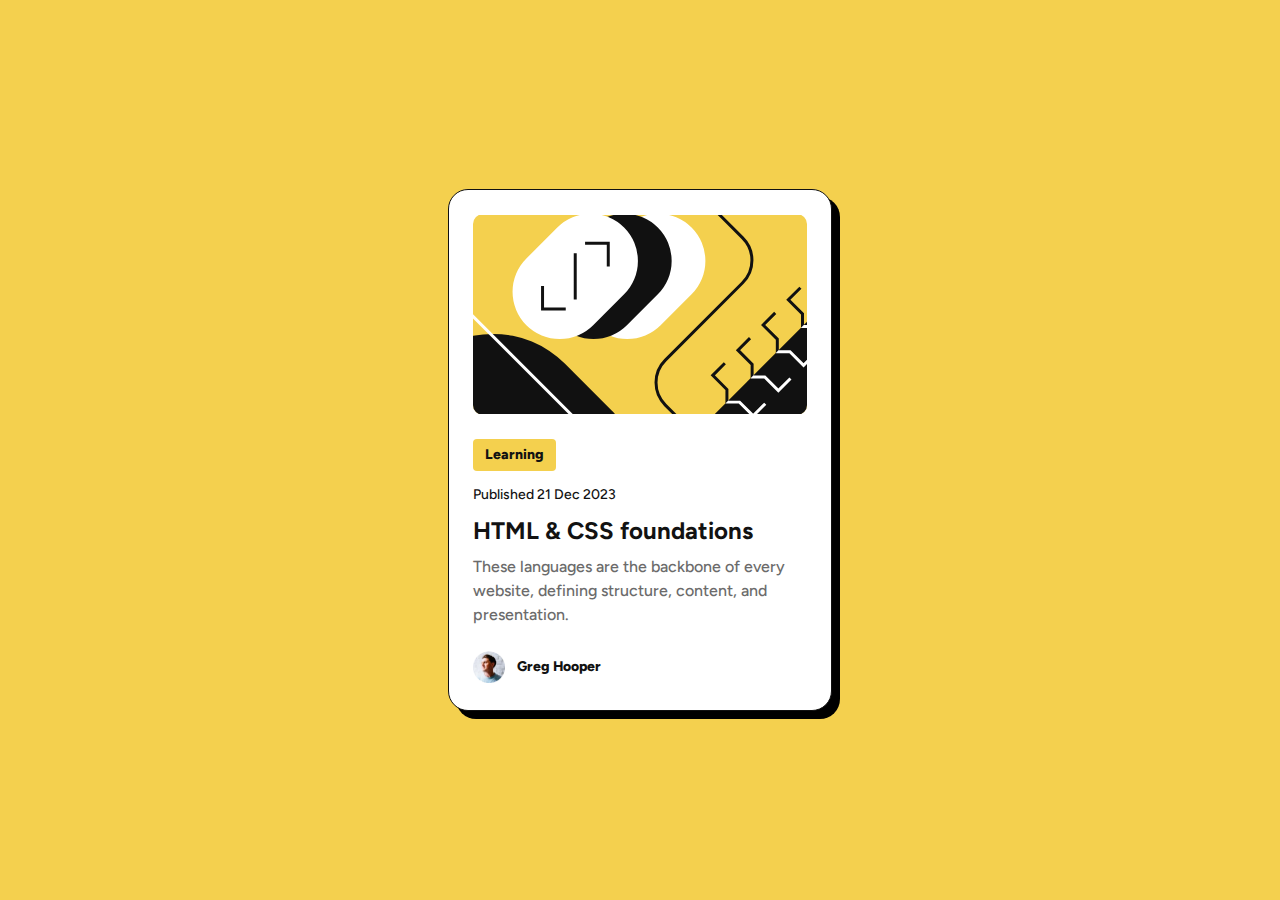
<file: blog_card/index.html>
<!DOCTYPE html>
<html lang="en">
<head>
  <meta charset="UTF-8">
  <meta name="viewport" content="width=device-width, initial-scale=1.0"> 

  <link rel="icon" type="image/png" sizes="32x32" href="./assets/images/favicon-32x32.png">
  <link href="./assets/fonts/Figtree-VariableFont_wght.ttf" rel="stylesheet">
  
  <title>Frontend Mentor | Blog preview card</title>

  <style>
    @font-face {
      font-family: "Figtree";
      src: url(./assets/fonts/Figtree-VariableFont_wght.ttf) format("truetype");
    }

    body{
      width: 100vw;
      height: 100vh;
      background-color: rgba(244, 208, 78, 1);
      margin: 0;
      display: flex;
      flex-direction: column;
      justify-content: center;
      align-items: center;
    }
    main{
      background-color: rgb(255, 255, 255);
      border-radius: 20px;
      box-shadow: 8px 8px 0 rgb(0,0,0);
      border: 1px solid rgba(17, 17, 17, 1);
      display: flex;
      flex-direction: column;
      align-items: center;
      box-sizing: border-box;
      padding: 24px;
      gap: 24px 0;
    }
    #img{
      width: 100%;
      border-radius: 10px;
    }
    .text{
      font-family: "Figtree";
      color: rgb(18, 18, 18);
      line-height: 150%;
    }
    .content{
      display: flex;
      flex-direction: column;
      align-items: flex-start;
      gap: 12px;

    }
    #category{
      font-weight: 800;
      font-size: 14px;
      width: auto;
      height: auto;
      background-color: rgba(244, 208, 78, 1);
      padding: 4px 12px 4px 12px;
      border-radius: 4px;
    }
    #date{
      font-weight: 500;
      font-size: 14px;
    }
    h3{
      margin: 0;
      font-size: 24px;
    }
    h3:hover{
      color: rgba(244, 208, 78, 1);
    }
    #desc{
      font-weight: 500;
      font-size: 16px;
      color: rgb(107, 107, 107);
    }
    .author{
      width: 100%;
      height: auto;
      display: flex;
      flex-direction: row;
      align-items: center;
      justify-content: flex-start;
      gap: 0 12px;
    }
    #avatar{
      width: 32px;
      height: 32px;
    }
    .author span{
      font-weight: 800;
      font-size: 14px;
    }

    @media screen and (max-width: 375px){
      main{
        width: 327px;
        height: 501px;
      }
    }

    @media screen and (min-width: 375px){
      main{
        width: 384px;
        height: 522px;
      }
    }

  </style>
</head>
<body>
  <main>
    <svg xmlns="http://www.w3.org/2000/svg" id="img" height="201" fill="none" viewBox="0 0 336 201"><g clip-path="url(#a)"><path fill="#F4D04E" d="M0 .5h336v200H0z"/><rect width="139" height="95" x="87.996" y="77.729" fill="#fff" rx="47.5" transform="rotate(-45 87.996 77.729)"/><rect width="139" height="95" x="54.055" y="77.729" fill="#111" rx="47.5" transform="rotate(-45 54.055 77.729)"/><path fill="#111" d="M234.864 209.036 451.4-7.5l67.175 67.175-216.536 216.536z"/><rect width="139" height="95" x="20.114" y="77.729" fill="#fff" rx="47.5" transform="rotate(-45 20.114 77.729)"/><rect width="204.19" height="270.554" fill="#111" rx="102.095" transform="scale(-1 1) rotate(45 -103.887 14.564)"/><path stroke="#fff" stroke-width="3" d="m6.69-357.5 135.583 135.727c12.481 12.494 12.481 32.737 0 45.231L-45.544 11.475c-12.481 12.494-12.481 32.737 0 45.23L107.088 209.5"/><path stroke="#111" stroke-width="3" d="M69.965 71.719v23.334h23.334M136.079 52.273V28.94h-23.334M102.845 38.838v46.67M210.364-37.5l60.873 60.873c12.497 12.496 12.497 32.758 0 45.254l-77.745 77.746c-12.497 12.496-12.497 32.758 0 45.254l69.872 69.873"/><path stroke="#111" stroke-width="3" d="m253.339 149.574-12.144 12.145 14.256 14.257v12.672h12.673l13.729 13.729 12.145-12.145M278.685 124.228l-12.145 12.145 14.257 14.257v12.673h12.673l13.729 13.729 12.145-12.145M304.031 98.883l-12.145 12.144 14.257 14.257v12.673h12.673l13.729 13.729 12.144-12.145M329.376 73.537l-12.145 12.145 14.257 14.257v12.672h12.673l13.729 13.729 12.145-12.144"/><path stroke="#fff" stroke-width="5" d="m354.722 48.191-12.145 12.145 14.257 14.257v12.673h12.673l13.729 13.729 12.145-12.145"/><mask id="b" width="285" height="285" x="234" y="-8" maskUnits="userSpaceOnUse" style="mask-type:alpha"><path fill="#111" d="M234.864 209.036 451.4-7.5l67.175 67.175-216.536 216.536z"/></mask><g stroke="#fff" mask="url(#b)"><path stroke-width="3" d="m253.339 149.574-12.144 12.145 14.256 14.257v12.672h12.673l13.729 13.729 12.145-12.145M278.685 124.228l-12.145 12.145 14.257 14.257v12.673h12.673l13.729 13.729 12.145-12.145M304.031 98.883l-12.145 12.144 14.257 14.257v12.673h12.673l13.729 13.729 12.144-12.145M329.376 73.537l-12.145 12.145 14.257 14.257v12.672h12.673l13.729 13.729 12.145-12.145"/><path stroke-width="5" d="m354.722 48.191-12.145 12.145 14.257 14.257v12.673h12.673l13.729 13.729 12.145-12.145"/></g></g><defs><clipPath id="a"><path fill="#fff" d="M0 .5h336v200H0z"/></clipPath></defs></svg>
    <div class="content text">
      <div id="category">
        <span>Learning</span>
      </div>
      <span id="date">Published 21 Dec 2023</span>
      <h3>HTML & CSS foundations</h3>
      <span id="desc">These languages are the backbone of every website, defining structure, content, and presentation.</span>
    </div>
    <div class="author text">
      <img id="avatar" src="./assets/images/image-avatar.webp" alt="Avatar">
      <span id="name">Greg Hooper</span>
    </div>
  </main>

</body>
</html>
</file>
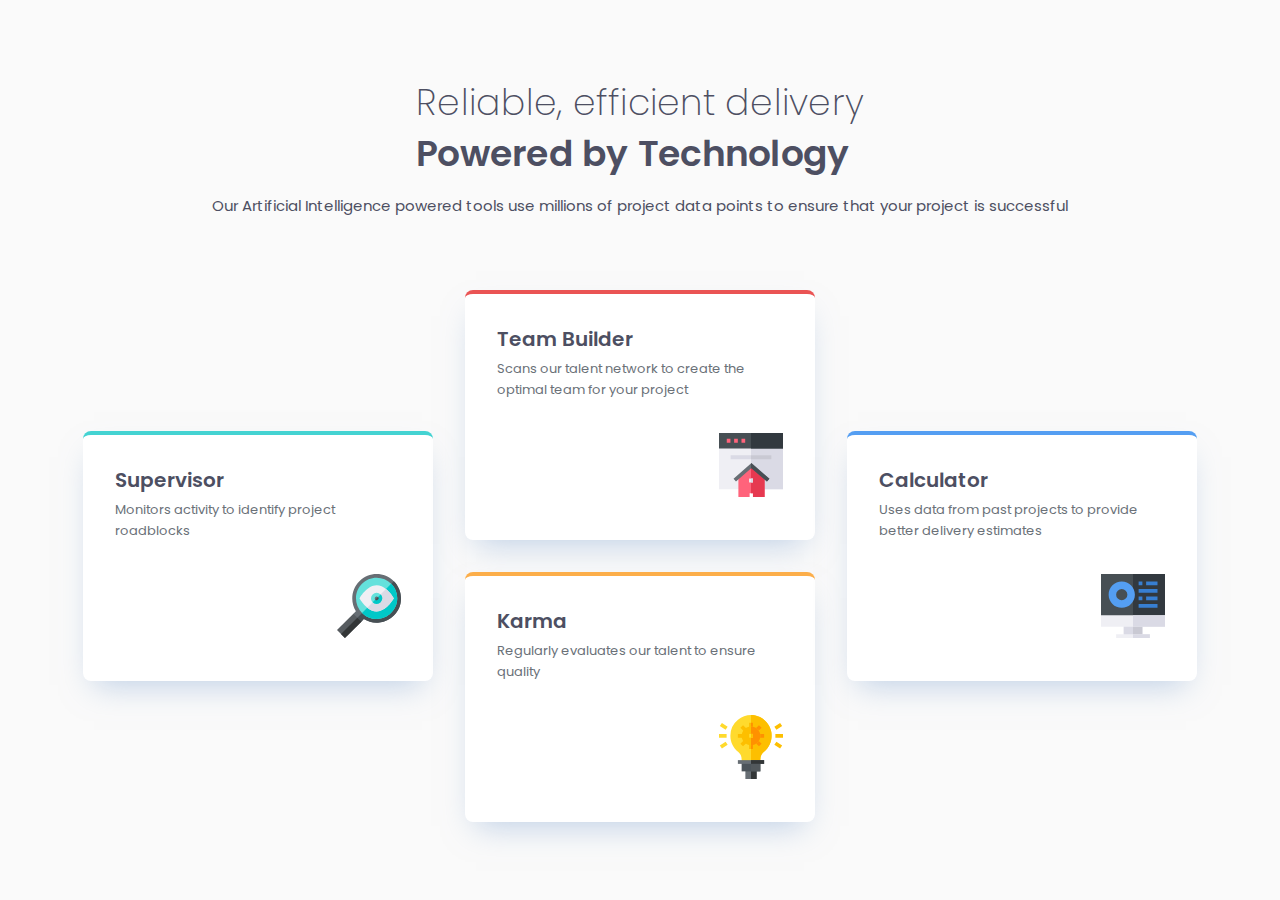
<file: four_card/index.html>
<!DOCTYPE html>
<html lang="en">
<head>
  <meta charset="UTF-8">
  <meta name="viewport" content="width=device-width, initial-scale=1.0"> 

  <link rel="stylesheet" href="style.css">
  <link rel="icon" type="image/png" sizes="32x32" href="./images/favicon-32x32.png">
  
  <title>Frontend Mentor | Four card feature section</title>
</head>
<body>
    <div class="title_wrapper">
      <div class="title">
        <h2 class="text-preset-2">Reliable, efficient delivery</h2>
        <h1 class="text-preset-1">Powered by Technology</h1>
      </div>
      <p class="text-preset-4">
        Our Artificial Intelligence powered tools use millions of project data points 
        to ensure that your project is successful
      </p>
    </div>

    <div class="content_wrapper">
      <div class="card border-cyan">
        <div class="text">
          <h3 class="text-preset-3">Supervisor</h3>
          <p class="text-preset-5">Monitors activity to identify project roadblocks</p>
        </div>
        <img src="assets/images/icon-supervisor.svg" alt="">
      </div>

      <div class="card_wrapper">
        <div class="card border-red">
          <div class="text">
            <h3 class="text-preset-3">Team Builder</h3>
            <p class="text-preset-5">Scans our talent network to create the optimal team for your project</p>
          </div>
          <img src="assets/images/icon-team-builder.svg" alt="">
        </div>
  
        <div class="card border-orange">
          <div class="text">
            <h3 class="text-preset-3">Karma</h3>
            <p class="text-preset-5">Regularly evaluates our talent to ensure quality</p>
          </div>
          <img src="assets/images/icon-karma.svg" alt="">
        </div>
      </div>

      <div class="card border-blue">
        <div class="text">
          <h3 class="text-preset-3">Calculator</h3>
          <p class="text-preset-5">Uses data from past projects to provide better delivery estimates</p>
        </div>
        <img src="assets/images/icon-calculator.svg" alt="">
      </div>
    </div>
</body>
</html>
</file>
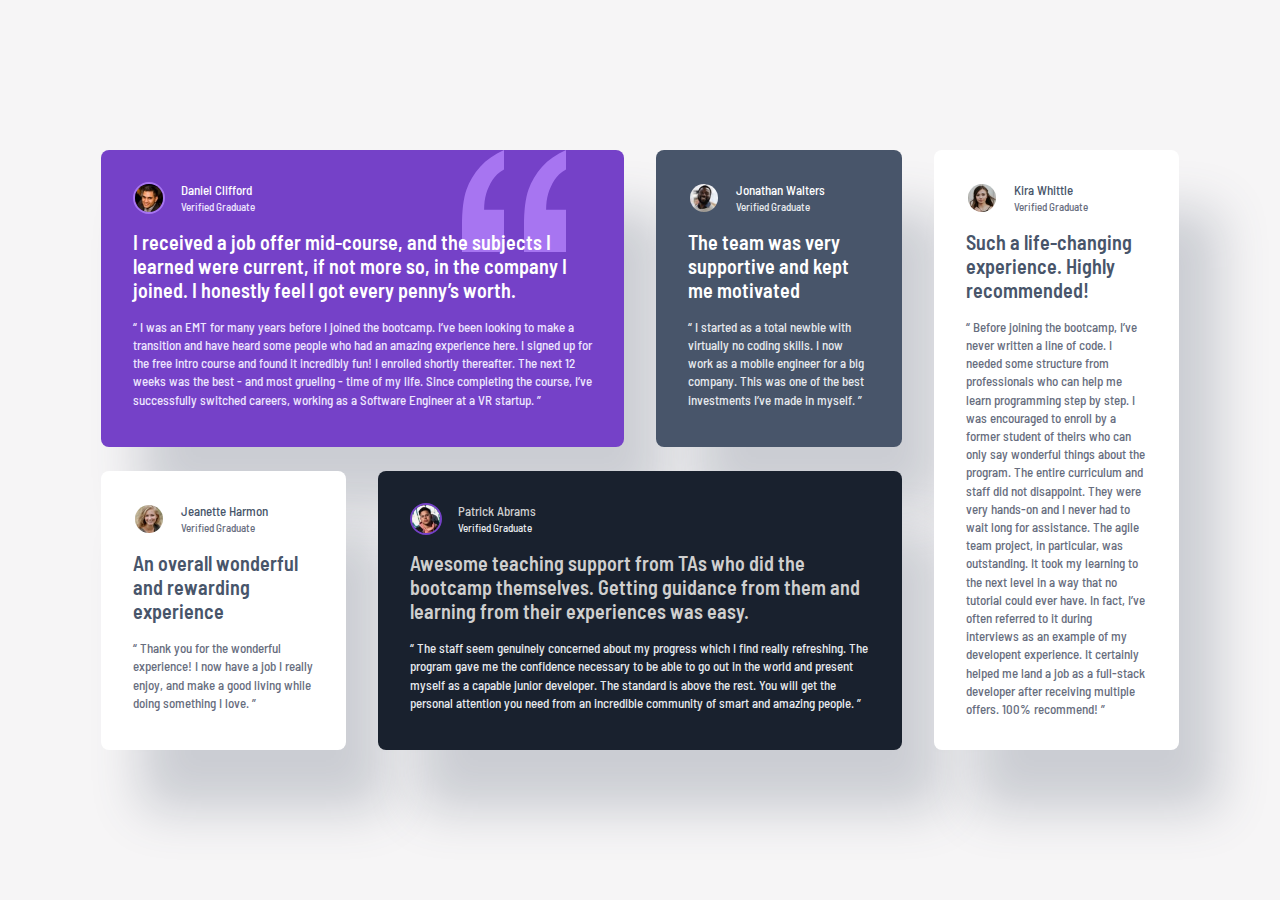
<file: grid_cards/index.html>
<!DOCTYPE html>
<html lang="en">
<head>
  <meta charset="UTF-8">
  <meta name="viewport" content="width=device-width, initial-scale=1.0"> <!-- displays site properly based on user's device -->
  <link rel="icon" type="image/png" sizes="32x32" href="./images/favicon-32x32.png">
  <link rel="stylesheet" href="style.css">

  <title>Frontend Mentor | [Challenge Name Here]</title>

</head>
<body>
  <div class="grid">
    <div class="child purple">
      <img class="svg" src="assets/images/bg-pattern-quotation.svg" alt="">
      <div class="profile">
        <img class="avatar" src="assets/images/image-daniel.jpg" alt="">
        <div class="info">
          <span class="name">Daniel Clifford</span>
          <span class="status">Verified Graduate</span>
        </div>
      </div>
      <span class="title">
        I received a job offer mid-course, and the subjects I learned were current, if not more so, 
        in the company I joined. I honestly feel I got every penny’s worth.
      </span>
      <span class="quotation">
        “ I was an EMT for many years before I joined the bootcamp. I’ve been looking to make a 
        transition and have heard some people who had an amazing experience here. I signed up 
        for the free intro course and found it incredibly fun! I enrolled shortly thereafter. 
        The next 12 weeks was the best - and most grueling - time of my life. Since completing 
        the course, I’ve successfully switched careers, working as a Software Engineer at a VR startup. ”
      </span>
    </div>

    <div class="child grey">
      <div class="profile">
          <img class="avatar" src="assets/images/image-jonathan.jpg" alt="">
          <div class="info">
            <span class="name">Jonathan Walters</span>
            <span class="status">Verified Graduate</span>
          </div>
      </div>
      <span class="title">
        The team was very supportive and kept me motivated
      </span>
      <span class="quotation">
        “ I started as a total newbie with virtually no coding skills. I now work as a mobile engineer 
        for a big company. This was one of the best investments I’ve made in myself. ”
      </span>
    </div>

    <div class="child short white">
      <div class="profile">
        <img class="avatar" src="assets/images/image-jeanette.jpg" alt="">
        <div class="info">
          <span class="name">Jeanette Harmon</span>
          <span class="status">Verified Graduate</span>    
        </div>
      </div>
      <span class="title">
        An overall wonderful and rewarding experience
      </span>
      <span class="quotation">
          “ Thank you for the wonderful experience! I now have a job I really enjoy, and make a good living 
          while doing something I love. ”
      </span>
    </div>

    <div class="child dark_blue">
      <div class="profile">
          <img class="avatar" src="assets/images/image-patrick.jpg" alt="">
          <div class="info">
            <span class="name">Patrick Abrams</span>
            <span class="status">Verified Graduate</span>  
          </div>
      </div>
      <span class="title">
          Awesome teaching support from TAs who did the bootcamp themselves. Getting guidance from them and 
          learning from their experiences was easy.
      </span>
      <span class="quotation">
          “ The staff seem genuinely concerned about my progress which I find really refreshing. The program 
          gave me the confidence necessary to be able to go out in the world and present myself as a capable 
          junior developer. The standard is above the rest. You will get the personal attention you need from 
          an incredible community of smart and amazing people. ”
      </span>
    </div>

    <div class="child long white">
      <div class="profile">
          <img class="avatar" src="assets/images/image-kira.jpg" alt="">
          <div class="info">
            <span class="name">Kira Whittle</span>
            <span class="status">Verified Graduate</span>
          </div>
      </div>
      <span class="title">
          Such a life-changing experience. Highly recommended!
      </span>
      <span class="quotation">
          “ Before joining the bootcamp, I’ve never written a line of code. I needed some structure from 
          professionals who can help me learn programming step by step. I was encouraged to enroll by a former 
          student of theirs who can only say wonderful things about the program. The entire curriculum and staff 
          did not disappoint. They were very hands-on and I never had to wait long for assistance. The agile team 
          project, in particular, was outstanding. It took my learning to the next level in a way that no tutorial 
          could ever have. In fact, I’ve often referred to it during interviews as an example of my developent 
          experience. It certainly helped me land a job as a full-stack developer after receiving multiple offers. 
          100% recommend! ”
      </span>
    </div>
  </div>
</body>
</html>
</file>
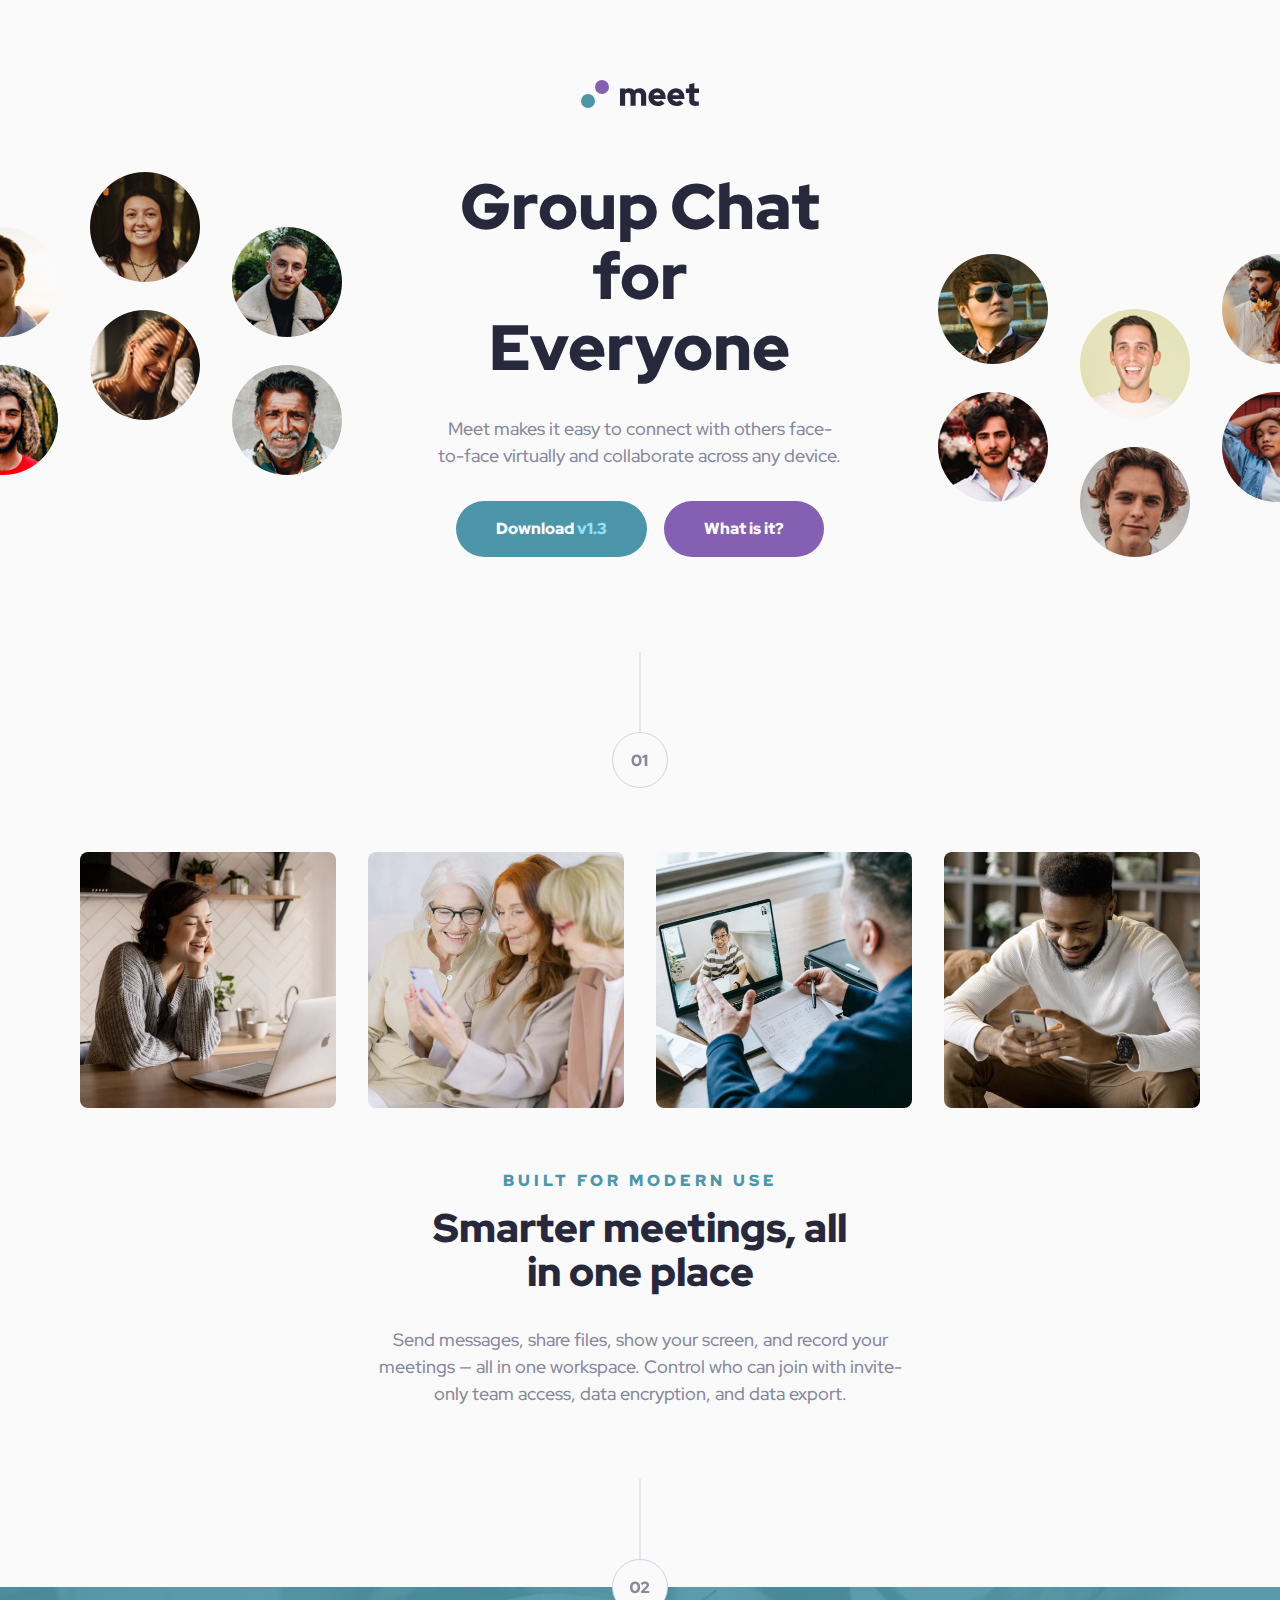
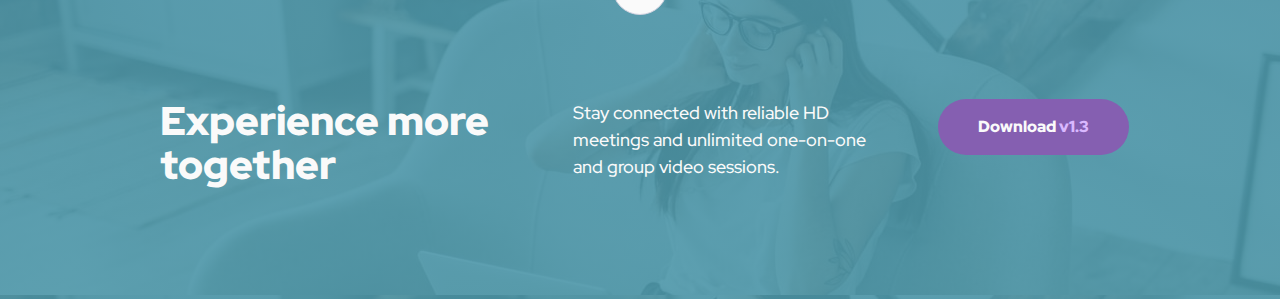
<file: meet-landing-page/index.html>
<!DOCTYPE html>
<html lang="en">
<head>
  <meta charset="UTF-8">
  <meta name="viewport" content="width=device-width, initial-scale=1.0">
  <link rel="icon" type="image/png" sizes="32x32" href="./assets/favicon-32x32.png">
  <link rel="stylesheet" href="style.css">
  <title>Frontend Mentor | Meet landing page</title>
</head>
<body>
  <div class="logo">
    <img class="icon" src="assets/logo.svg" alt="dots icon">
  </div>

  <header>
    <img class="left_img" src="assets/desktop/image-hero-left.png" alt="">
    <div class="text_group">
      <h1>Group Chat for Everyone</h1>
      <span class="description">
        Meet makes it easy to connect with others face-to-face virtually and collaborate across any device.
      </span>
      <div class="button_group">
        <div class="blue button">Download <span style="color: var(--blue-300);">v1.3</span></div>
        <div class="purple button">What is it?</div>
      </div>
    </div>
    <img class="right_img" src="assets/desktop/image-hero-right.png" alt="">
  </header>
  
  <main>
    <img src="assets/arrow_01.svg" alt="">
    <div class="gallery">
      <img src="assets/desktop/image-woman-in-videocall.jpg" alt="">
      <img src="assets/desktop/image-women-videochatting.jpg" alt="">
      <img src="assets/desktop/image-men-in-meeting.jpg" alt="">
      <img src="assets/desktop/image-man-texting.jpg" alt="">
    </div>
    <div class="text_group">
      <div class="title">
        <span class="blue_text">Built for modern use</span>
        <h2>Smarter meetings, all in one place</h2>
      </div>
      <span class="description">
        Send messages, share files, show your screen, and record your meetings — all in one 
        workspace. Control who can join with invite-only team access, data encryption, and data export.
      </span>
    </div>
  </main>
  <div class="arrow_2">
    <img src="assets/arrow_02.svg" alt="">
  </div>
  <footer>
    <div class="conteiner">
      <h2>Experience more together</h2>
      <span class="description">
        Stay connected with reliable&nbsp;HD meetings and unlimited one-on-one and group video sessions.
      </span>
      <div>
        <div class="purple button">Download <span style="color: var(--purple-300);">v1.3</span></div>
      </div>
    </div>
  </footer>
</body>
</html>
</file>
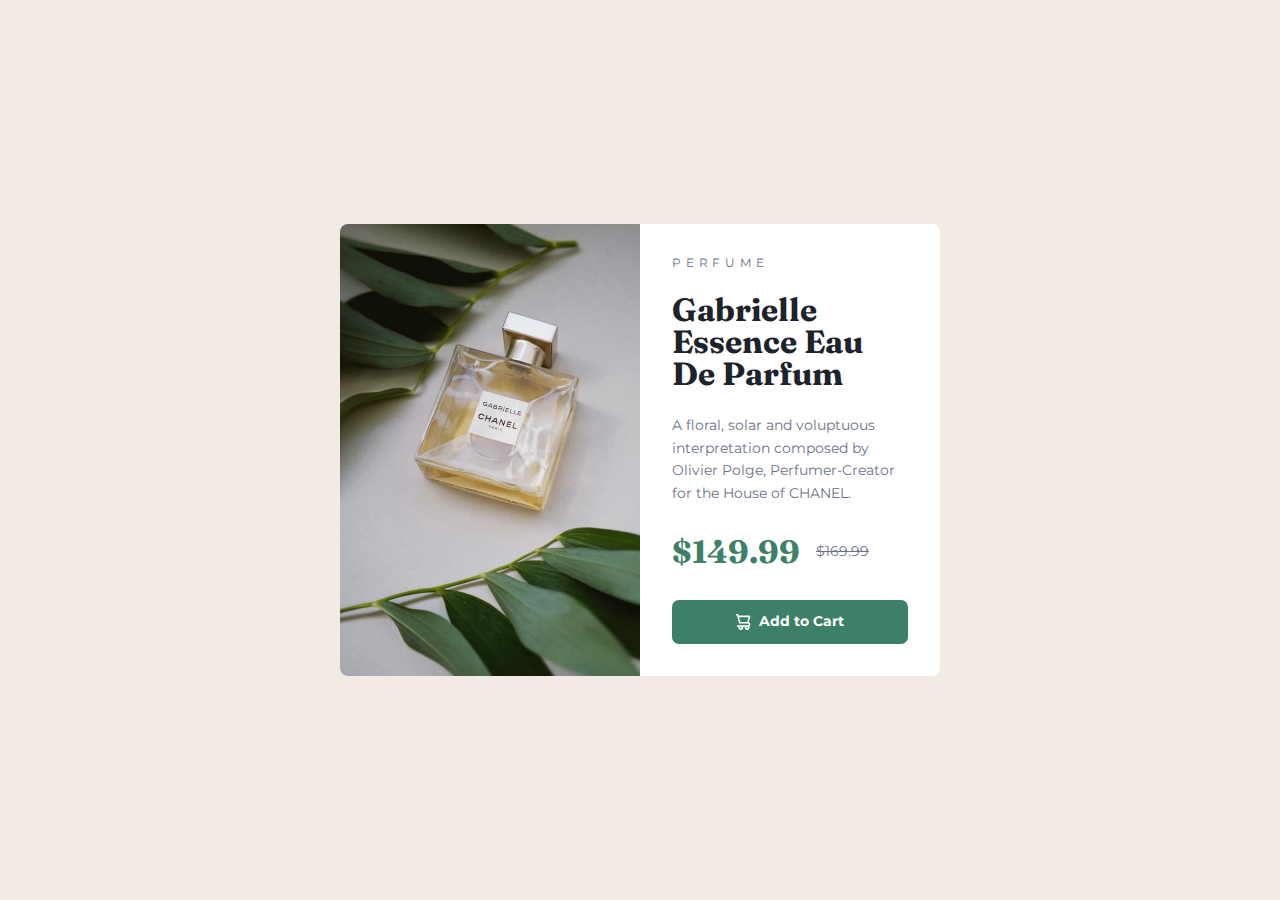
<file: product_card/index.html>
<!DOCTYPE html>
<html lang="en">
<head>
  <meta charset="UTF-8">
  <meta name="viewport" content="width=device-width, initial-scale=1.0"> <!-- displays site properly based on user's device -->

  <link rel="icon" type="image/png" sizes="32x32" href="./images/favicon-32x32.png">
  
  <title>Frontend Mentor | Product preview card component</title>

  <style>
    @font-face {
      font-family: "Montserrat";
      src: url(./assets/fonts/Montserrat/Montserrat-VariableFont_wght.ttf) format("truetype");
    }
    @font-face {
      font-family: "Fraunces";
      src: url(./assets/fonts/Fraunces/Fraunces-VariableFont_SOFT\,WONK\,opsz\,wght.ttf) format("truetype");
    }
  /* ///////////MOBILE///////////// */
    @media screen and (max-width: 375px){
      main{
        width: 350px;
        background-color: #FFFFFF;
        border-radius: 8px;
        flex-direction: column;   
      }
      .product_img{
        background-image: url(assets/images/image-product-desktop.jpg);
        background-size: cover;
        width: 100%;
        height: 342px;
        border-radius: 8px 8px 0 0;
        background-position: 0 -30px;
      }
      .content{
        display: flex;
        flex-direction: column;
        gap: 24px 0;
      }
    }
  /* ///////////TABLET///////////// */
  @media screen and (min-width: 376px){
    main{
      width: 600px;
      background-color: #FFFFFF;
      border-radius: 8px;
      flex-direction: row;   
    }
    .product_img{
      background-image: url(assets/images/image-product-desktop.jpg);
      background-size: cover;
      width: 50%;
      border-radius: 8px 0 0 8px;
    }
    .content{
      display: flex;
      flex-direction: column;
      width: 50%;
      gap: 32px 0;
    }
  }

    body{
      height: 100vh;
      width: 100vw;
      display: flex;
      justify-content: center;
      align-items: center;
      margin: 0;
      background-color: hsl(30, 38%, 92%);
      font-size: 16px;
    }
    main{
      box-sizing: border-box;
      background-color: hsl(0, 0%, 100%);
      display: flex;
    }
    .content{
      padding: 2em;
      box-sizing: border-box;
    }
    .text{
      display: flex;
      flex-direction: column;
      gap: 24px 0;
    }
    .content .text #product_type{
      font-family: "Montserrat";
      font-size: .75em;
      letter-spacing: .4em;
      line-height: 120%;
      color: hsl(228, 12%, 48%);
      margin: 0;
    }
    .content .text #product_name{
      font-family: "Fraunces";
      font-size: 2em;
      font-weight: bold;
      letter-spacing: 0;
      line-height: 100%;
      color: hsl(212, 21%, 14%);
      margin: 0;
    }
    .content .text #description{
      font-family: "Montserrat";
      font-size: .875em;
      letter-spacing: 0;
      line-height: 160%;
      color: hsl(228, 12%, 48%);
      margin: 0;
    }
    .content .price{
      display: flex;
      flex-direction: row;
      align-items: center;
      gap: 0 16px;
    }
    .content .price #new{
      font-family: "Fraunces";
      font-size: 2em;
      font-weight: bold;
      letter-spacing: 0;
      line-height: 100%;
      color: hsl(158, 36%, 37%);
    }
    .content .price #old{
      font-family: "Montserrat";
      font-size: .9em;
      letter-spacing: 0;
      line-height: 120%;
      color: hsl(228, 12%, 48%);
      text-decoration: line-through;
    }
    button{
      padding: 1em 2em 1em 2em;
      background-color: hsl(158, 36%, 37%);
      color: hsl(0, 0%, 100%);
      border: none;
      border-radius: .5em;
      font-family: "Montserrat";
      font-size: .875em;
      font-weight: bold;
      line-height: 110%;
      display: flex;
      flex-direction: row;
      align-items: center;
      justify-content: center;
      gap: 0 8px;
      transition: background-color 0.4s;
    }
    button:hover{
      background-color: hsl(158, 42%, 18%);
    }

  </style>
</head>
<body>
  <main>
    <div class="product_img"></div>
    <div class="content">
      <div class="text">
        <span id="product_type">PERFUME</span>
        <h1 id="product_name">Gabrielle Essence Eau De Parfum</h1>
        <p id="description">
          A floral, solar and voluptuous interpretation composed by Olivier Polge, 
          Perfumer-Creator for the House of CHANEL.
        </p>
      </div>
      <div class="price">
        <span id="new">$149.99</span>
        <span id="old">$169.99</span>
      </div>
      <button>
        <img src="assets/images/icon-cart.svg" alt="">
        Add to Cart
      </button>
    </div>
  </main>

  
</body>
</html>
</file>
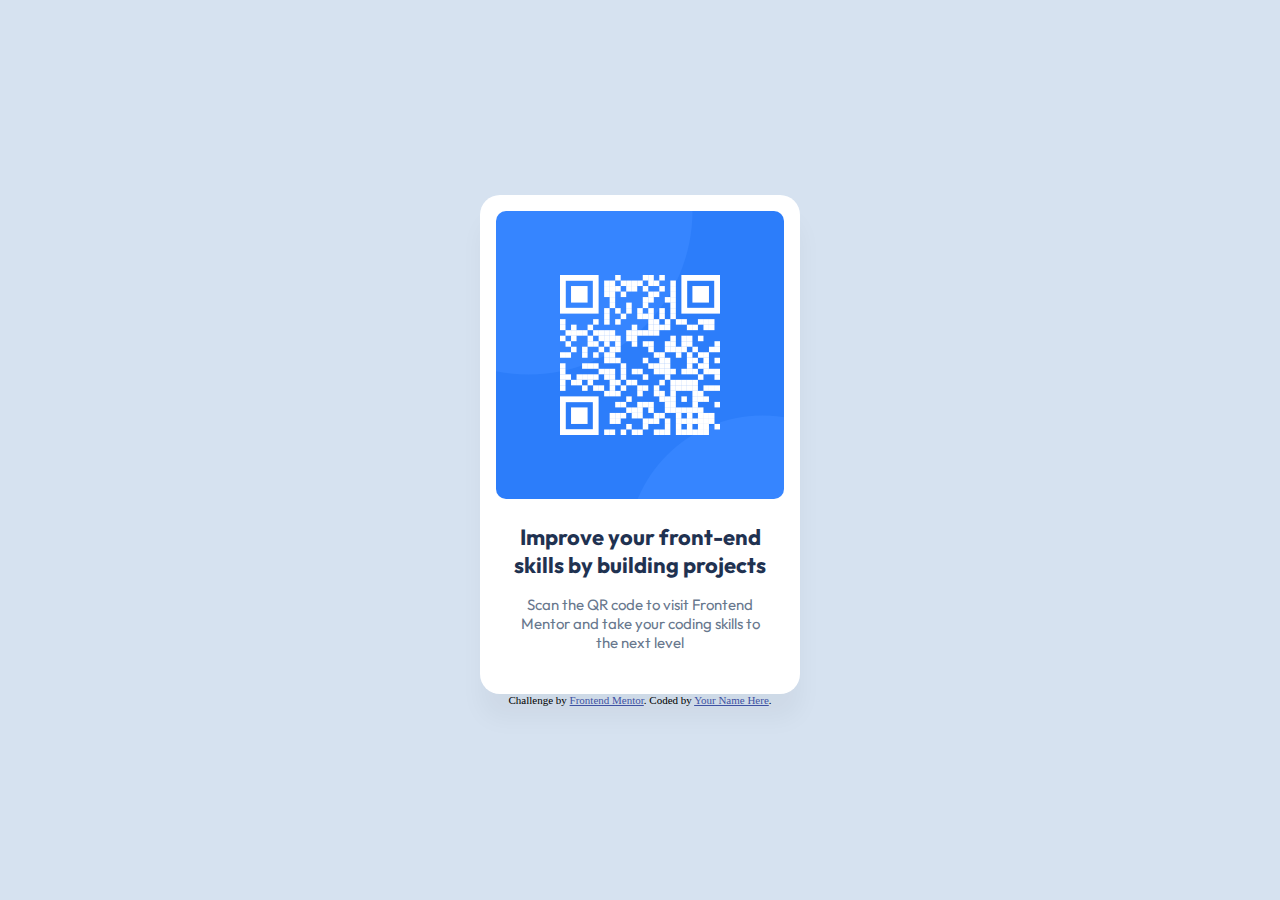
<file: qr/index.html>
<!DOCTYPE html>
<html lang="en">
<head>
  <meta charset="UTF-8">
  <meta name="viewport" content="width=device-width, initial-scale=1.0"> <!-- displays site properly based on user's device -->
  <link rel="preconnect" href="https://fonts.googleapis.com">
  <link rel="preconnect" href="https://fonts.gstatic.com" crossorigin>
  <link href="https://fonts.googleapis.com/css2?family=Outfit:wght@100..900&display=swap" rel="stylesheet">
  <link rel="icon" type="image/png" sizes="32x32" href="./images/favicon-32x32.png">
  
  <title>Frontend Mentor | QR code component</title>

  <!-- Feel free to remove these styles or customise in your own stylesheet 👍 -->
  <style>
    .attribution { font-size: 11px; text-align: center; }
    .attribution a { color: hsl(228, 45%, 44%); }
    body{
      width: 100vw;
      height: 100vh;
      margin: 0;
      background-color: hsl(212, 45%, 89%);
      display: flex;
      flex-direction: column;
      justify-content: center;
      align-items: center;
      box-sizing: border-box;

    }
    #main_form{
      display: flex;
      flex-direction: column;
      align-items: center;
      box-sizing: border-box;
      background-color: hsl(0, 0%, 100%);
      border-radius: 20px;
      padding: 16px 16px 40px 16px;
      box-shadow: 1px 25px 25px rgb(0,0,0, 0.04);
    }
    #qr_img{
      width: 100%;
      border-radius: 10px;
      margin-bottom: 24px;
    }
    #text{
      box-sizing: border-box;
      width: 100%;
      padding: 0 16px 0 16px;
      font-family: "Outfit", serif;
      text-align: center;
      
    }
    #text span{
      color: hsl(218, 44%, 22%);
      font-weight: 700;
      text-align: center;
    }
    #text p{
      color: hsl(216, 15%, 48%);
      font-weight: 400;
      margin: 16px 0 0 0;

    }
    @media screen and (min-width: 375px){
      #main_form{
        min-width: 320px;
        min-height: 499px;
        width: 22.22222%;
      }
      #text span{
        font-size: 22px;
      }
      #text p{
        font-size: 15px;
      }
    }

    
    @media screen and (max-width: 375px){
      #main_form{
        width: 85%;
        height: auto;
      }
      #text span{
        font-size: 6vw;
      }
      #text p{
        font-size: 4vw;
      }
    }
  </style>
</head>
<body>
  <main id="main_form">
    <img alt="image" id="qr_img" src="images/image-qr-code.png">
    <div id="text">
      <span>Improve your front-end skills by building projects</span>
      <p>Scan the QR code to visit Frontend Mentor and take your coding skills to the next level</p>
    </div>
  </main>
  
  <div class="attribution">
    Challenge by <a href="https://www.frontendmentor.io?ref=challenge" target="_blank">Frontend Mentor</a>. 
    Coded by <a href="#">Your Name Here</a>.
  </div>
</body>
</html>
</file>
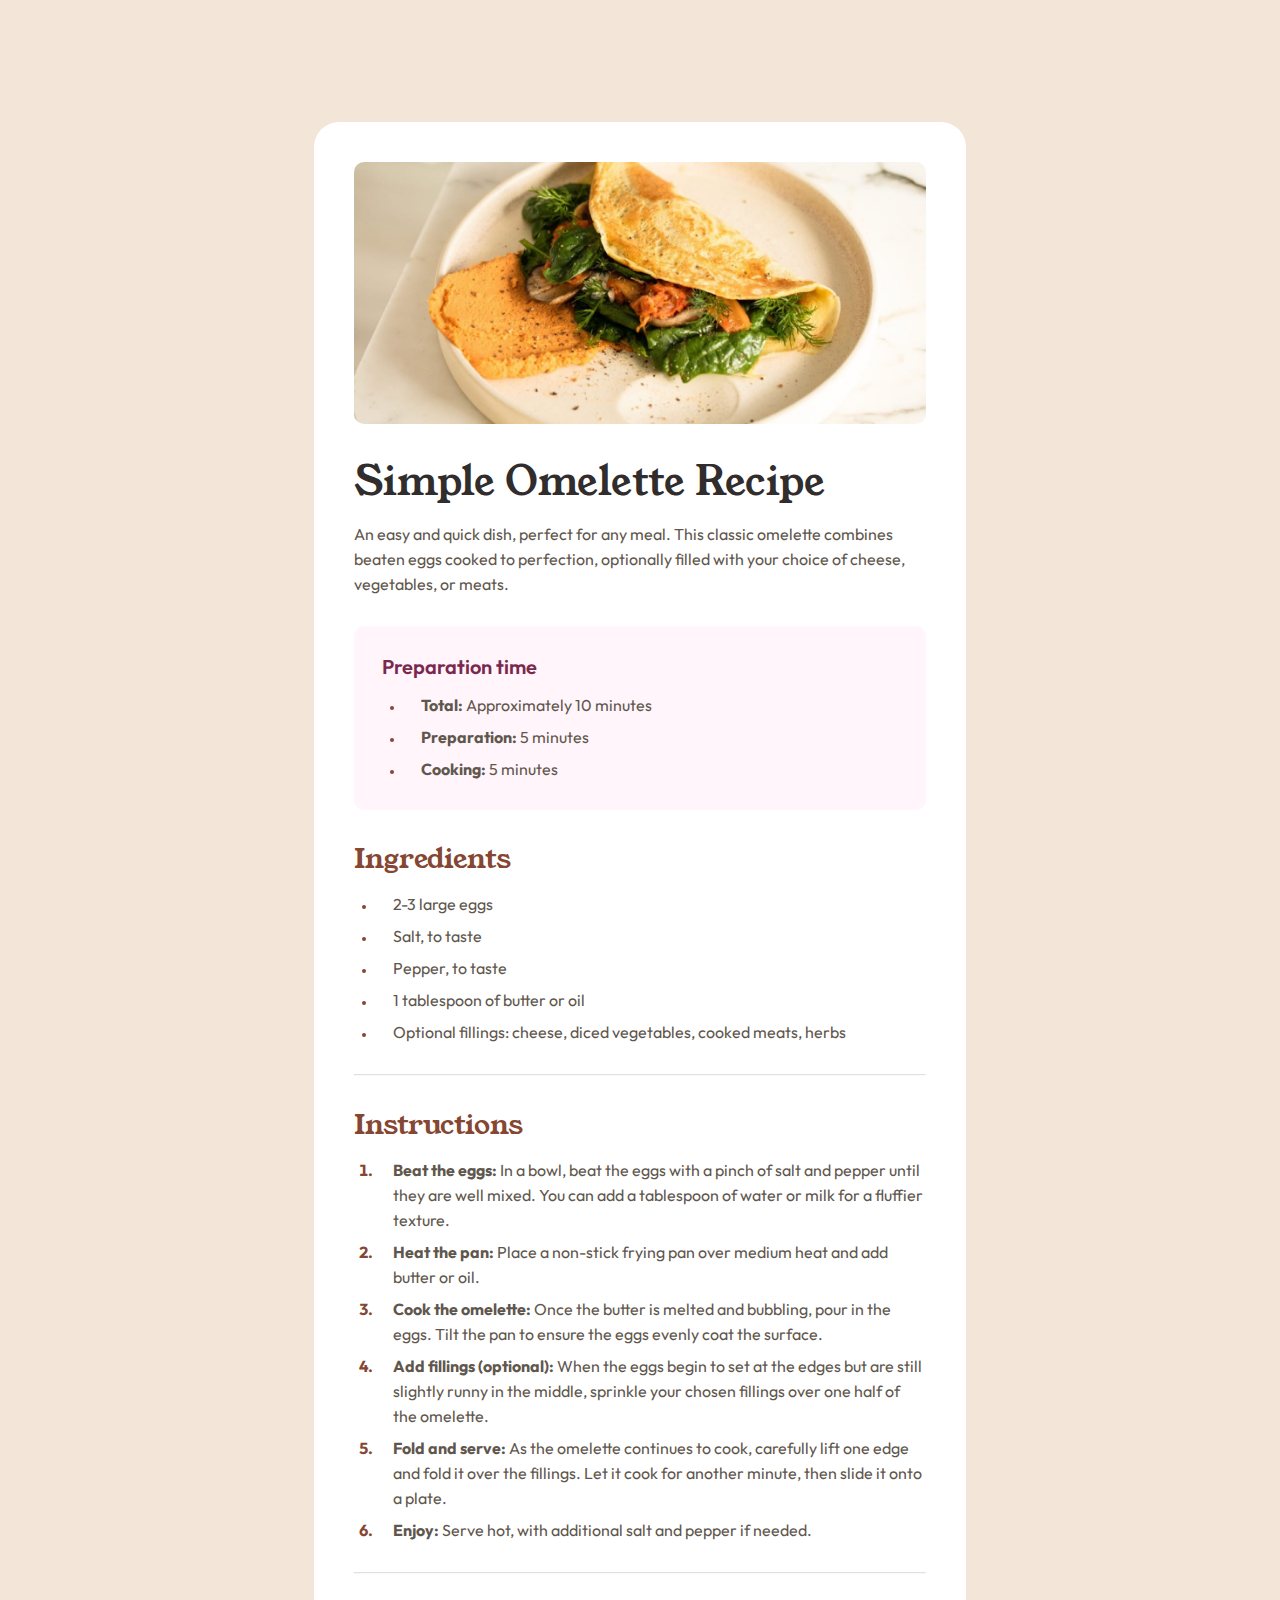
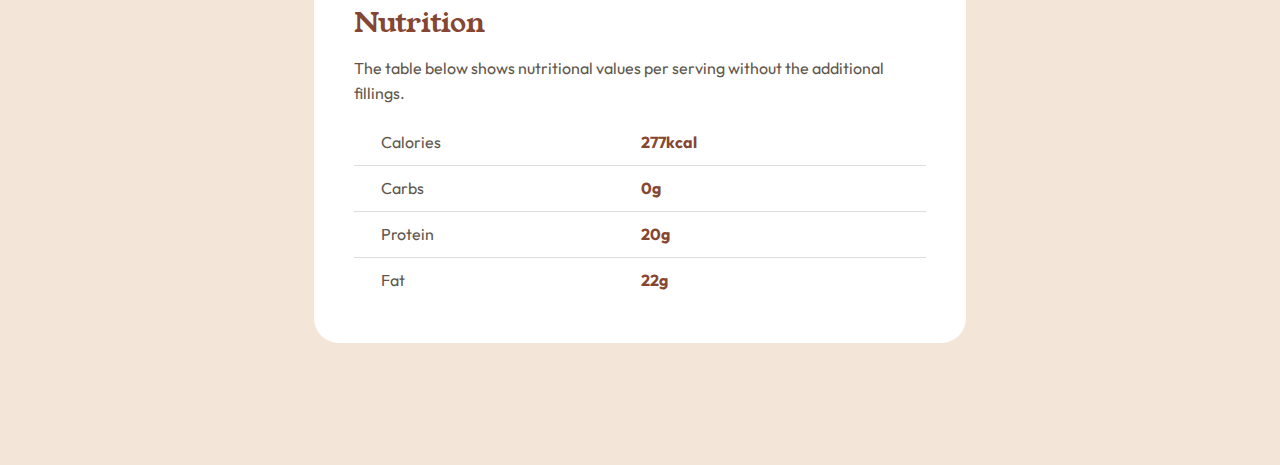
<file: recipe_page/index.html>
<!DOCTYPE html>
<html lang="en">
<head>
  <meta charset="UTF-8">
  <meta name="viewport" content="width=device-width, initial-scale=1.0"> <!-- displays site properly based on user's device -->

  <link rel="icon" type="image/png" sizes="32x32" href="./assets/images/favicon-32x32.png">
  
  <title>Frontend Mentor | Recipe page</title>

  <style>
    @font-face {
      font-family: "Outfit";
      src: url(./assets/fonts/outfit/Outfit-VariableFont_wght.ttf) format("truetype");
    }
    @font-face {
      font-family: "Young Serif";
      src: url(./assets/fonts/young-serif/YoungSerif-Regular.ttf) format("truetype");
    }


    @media screen and (max-width: 375px){
      main{
        width: 100%;
        gap: 37px 0;
      }
      .text_block{
        gap: 29px 0;
        padding: 0 32px 32px 32px;
      }
      h1{
        font-size: 36px;
        line-height: 35px;
      }
      .pink_zone{
        padding: 18px 25px 18px 25px;
        border-radius: 11px;
      }
    }

    @media screen and (min-width: 376px){
      main{
        width: 51%;
        margin: 122px 0 122px 0;
        padding: 40px;
        border-radius: 25px;
        gap: 29px 0;
      }
      img{
        width: 100%;
        border-radius: 10px;
        height: auto;
      }
      .text_block{
        gap: 29px 0;
      }
      h1{
        font-size: 40px;
        height: 40px;
      }
      .pink_zone{
        padding: 28px;
        border-radius: 10px;
      }
    }

    body{
      width: 100vw;
      margin: 0;
      display: flex;
      justify-content: center;
      align-items: center;
      background-color: hsl(30, 54%, 90%);
    }
    main{
      height: 100%;
      box-sizing: border-box;
      background-color: hsl(0, 0%, 100%);
      display: flex;
      flex-direction: column;
    }
    .text_block{
        display: flex;
        flex-direction: column;
    }
    h1{
      margin: 0;
      font-weight: 400;
      color: hsl(24, 5%, 18%);
      font-family: "Young Serif";
    }
    h2{
      color: hsl(14, 45%, 36%);
      font-family: "Young Serif";
      font-weight: 400;
      margin: 0;
      font-size: 28px;
    }
    h3{
      color: hsl(332, 51%, 32%);
      font-family: "Outfit";
      margin: 0;
      font-size: 20px;
      font-weight: 600;
    }
    span, li, td{
      color: hsl(30, 10%, 34%);
      font-family: "Outfit";
      line-height: 25px;
    }
    .pink_zone{
      background-color: hsl(330, 100%, 98%);
    }
    .header_list{
      display: flex;
      flex-direction: column;
      gap: 14px 0;
    }
    .row{
      display: flex;
      flex-direction: row;
      justify-content: start;
      gap: 0 36px;
      padding-left: 34px;
    }
    .list{
      padding-left: 22px;
      margin: 0;
    }
    .list li{
      padding-left: 17px;
    }
    .list li:not(:last-child){
        margin-bottom: 7px;
    }
    .list li::marker, .brown_bold{
      color: hsl(14, 45%, 36%);
      font-family: "Outfit";
      font-weight: 700;
    }
    ul.list li::marker {
      font-size: 10.5px;
    }
    hr{
      background-color: hsla(30, 10%, 34%);
      opacity: 30%;
      margin: 0;
      border-radius: 10px;
    }
    td{
      width: 50%;
    }
    tr:not(:last-child){
      border-bottom: 1px solid hsla(30, 10%, 34%, 0.2);
    }
    .nutrition_name{
      padding: 10px 0 10px 27px;
      box-sizing: border-box;
    }
    table{
      width: 100%;
      border-collapse: collapse;
    }
    

  </style>
</head>
<body>
  <main>
    <img src="assets/images/image-omelette.jpeg" alt="omelette image">

    <div class="text_block">
      <h1>Simple Omelette Recipe</h1>
      <span>
        An easy and quick dish, perfect for any meal. This classic omelette combines beaten eggs cooked 
        to perfection, optionally filled with your choice of cheese, vegetables, or meats.
      </span>
  
      <div class="header_list pink_zone">
        <h3>Preparation time</h3>
        <ul class="list">
          <li><b>Total:</b> Approximately 10 minutes</li>
          <li><b>Preparation:</b> 5 minutes</li>
          <li><b>Cooking:</b> 5 minutes</li>
        </ul>
      </div>
  
      <div class="header_list">
        <h2>Ingredients</h2>
        <ul class="list">
          <li>2-3 large eggs</li>
          <li>Salt, to taste</li>
          <li>Pepper, to taste</li>
          <li>1 tablespoon of butter or oil</li>
          <li>Optional fillings: cheese, diced vegetables, cooked meats, herbs</li>
        </ul>
      </div>
  
      <hr>
  
      <div class="header_list">
        <h2>Instructions</h2>
        <ol class="list">
          <li><b>Beat the eggs:</b> In a bowl, beat the eggs with a pinch of salt and pepper until they are well mixed. 
          You can add a tablespoon of water or milk for a fluffier texture.</li>
        
          <li><b>Heat the pan:</b> Place a non-stick frying pan over medium heat and add butter or oil.</li>
        
          <li><b>Cook the omelette:</b> Once the butter is melted and bubbling, pour in the eggs. Tilt the pan to ensure 
          the eggs evenly coat the surface.</li>
        
          <li><b>Add fillings (optional):</b> When the eggs begin to set at the edges but are still slightly runny in the 
          middle, sprinkle your chosen fillings over one half of the omelette.</li>
        
          <li><b>Fold and serve:</b> As the omelette continues to cook, carefully lift one edge and fold it over the 
          fillings. Let it cook for another minute, then slide it onto a plate.</li>
        
          <li><b>Enjoy:</b> Serve hot, with additional salt and pepper if needed.</li>
        </ol>
      </div>
  
      <hr>
  
      <div class="header_list">
        <h2>Nutrition</h2>
        <span>The table below shows nutritional values per serving without the additional fillings.</span>
        <table>
          <tr>
            <td class="nutrition_name">Calories</td>
            <td class="brown_bold">277kcal</td>
          </tr>
          <tr>
            <td class="nutrition_name">Carbs</td>
            <td class="brown_bold">0g</td>
          </tr>
          <tr>
            <td class="nutrition_name">Protein</td>
            <td class="brown_bold">20g</td>
          </tr>
          <tr>
            <td class="nutrition_name">Fat</td>
            <td class="brown_bold">22g</td>
          </tr>
        </table>
      </div>
    </div>

  </main>

</body>
</html>
</file>
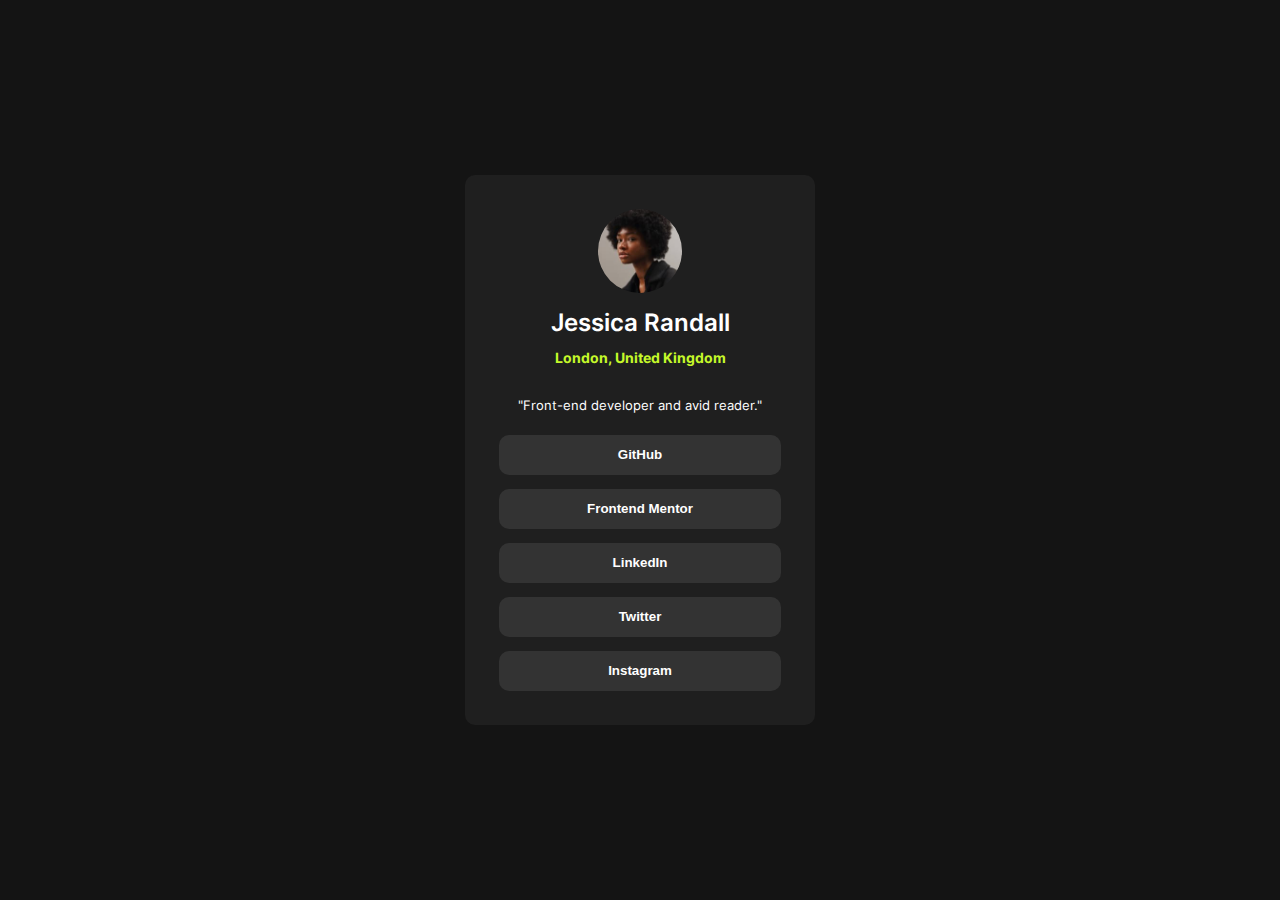
<file: social_profile/index.html>
<!DOCTYPE html>
<html lang="en">
<head>
  <meta charset="UTF-8">
  <meta name="viewport" content="width=device-width, initial-scale=1.0"> <!-- displays site properly based on user's device -->

  <link rel="icon" type="image/png" sizes="32x32" href="./assets/images/favicon-32x32.png">
  
  <title>Frontend Mentor | Social links profile</title>

  <style>
    /* .attribution { font-size: 11px; text-align: center; }
    .attribution a { color: hsl(228, 45%, 44%); } */
    @font-face {
      font-family: "Inter";
      src: url(./assets/fonts/Inter-VariableFont_slnt\,wght.ttf) format("truetype");
    }
    .font_style{
      font-family: "Inter";
      line-height: 250%;
      font-size: 14px;
    }
    .font_white{
      color: hsl(0, 0%, 100%);
    }
    .font_green{
      color: hsl(75, 94%, 57%);
      font-weight: 700;
    }

    .description{
      font-size: 13px;
    }
    .name{
      font-size: 24px;
      font-weight: 600;
      margin: 0;
    }

    .flexbox{
      display: flex;
      flex-direction: column;
      align-items: center;
    }

    body{
      width: 100vw;
      height: 100vh;
      margin: 0;
      background-color: rgb(20, 20, 20);
      justify-content: center;
    }
    main{
      width: 350px;
      height: 550px;
      background-color: rgb(31, 31, 31);
      border-radius: 10px;
      padding: 34px;
      box-sizing: border-box;
      justify-content: space-between;
    }
    img{
      border-radius: 100%;
      width: 84px;
      height: 84px;
    }
    .personal_info{
      width: 100%;
    }
    .buttons{
      width: 100%;
      gap: 14px 0;
    }
    button{
      width: 100%;
      height: 40px;
      color: hsl(0, 0%, 100%);
      background-color: hsl(0, 0%, 20%);
      border: none;
      border-radius: 10px;
      font-weight: 700;
    }
    button:hover{
      background-color: hsl(75, 94%, 57%);
      color: hsl(0, 0%, 8%);
    }
    @media screen and (max-width: 400px){
      main{
        width: 85%;
        height: 65%;
        padding: 34px;
      }
    }
  </style>
</head>
<body class="flexbox">
  <main class="flexbox font_style">
      <img src="./assets/images/avatar-jessica.jpeg" alt="avatar-jessica"> 
      <div class="personal_info flexbox font_white">
          <h3 class="name">Jessica Randall</h3>
          <span class="font_green">London, United Kingdom</span>
      </div>
      <span class="description  font_white">"Front-end developer and avid reader."</span>
      <div class="buttons flexbox  font_white">
          <button>GitHub</button>
          <button>Frontend Mentor</button>
          <button>LinkedIn</button>
          <button>Twitter</button>
          <button>Instagram</button>
      </div>
  </main>
</body>
</html>
</file>
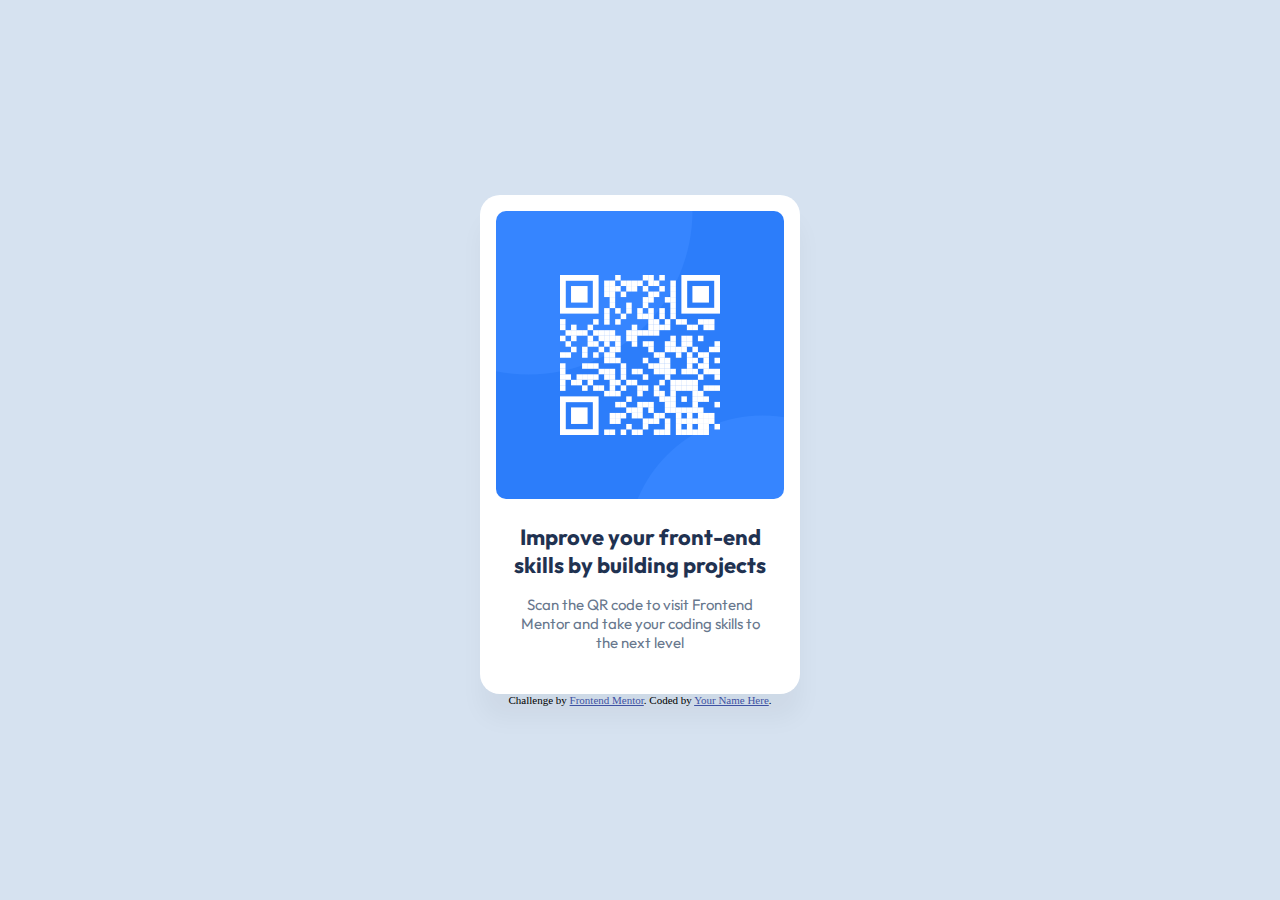
<file: html_css/1_qrCodeComponent/index.html>
<!DOCTYPE html>
<html lang="en">
<head>
  <meta charset="UTF-8">
  <meta name="viewport" content="width=device-width, initial-scale=1.0"> <!-- displays site properly based on user's device -->
  <link rel="preconnect" href="https://fonts.googleapis.com">
  <link rel="preconnect" href="https://fonts.gstatic.com" crossorigin>
  <link href="https://fonts.googleapis.com/css2?family=Outfit:wght@100..900&display=swap" rel="stylesheet">
  <link rel="icon" type="image/png" sizes="32x32" href="./images/favicon-32x32.png">
  
  <title>Frontend Mentor | QR code component</title>

  <!-- Feel free to remove these styles or customise in your own stylesheet 👍 -->
  <style>
    .attribution { font-size: 11px; text-align: center; }
    .attribution a { color: hsl(228, 45%, 44%); }
    body{
      width: 100vw;
      height: 100vh;
      margin: 0;
      background-color: hsl(212, 45%, 89%);
      display: flex;
      flex-direction: column;
      justify-content: center;
      align-items: center;
      box-sizing: border-box;

    }
    #main_form{
      display: flex;
      flex-direction: column;
      align-items: center;
      box-sizing: border-box;
      background-color: hsl(0, 0%, 100%);
      border-radius: 20px;
      padding: 16px 16px 40px 16px;
      box-shadow: 1px 25px 25px rgb(0,0,0, 0.04);
    }
    #qr_img{
      width: 100%;
      border-radius: 10px;
      margin-bottom: 24px;
    }
    #text{
      box-sizing: border-box;
      width: 100%;
      padding: 0 16px 0 16px;
      font-family: "Outfit", serif;
      text-align: center;
      
    }
    #text span{
      color: hsl(218, 44%, 22%);
      font-weight: 700;
      text-align: center;
    }
    #text p{
      color: hsl(216, 15%, 48%);
      font-weight: 400;
      margin: 16px 0 0 0;

    }
    @media screen and (min-width: 375px){
      #main_form{
        min-width: 320px;
        min-height: 499px;
        width: 22.22222%;
      }
      #text span{
        font-size: 22px;
      }
      #text p{
        font-size: 15px;
      }
    }

    
    @media screen and (max-width: 375px){
      #main_form{
        width: 85%;
        height: auto;
      }
      #text span{
        font-size: 6vw;
      }
      #text p{
        font-size: 4vw;
      }
    }
  </style>
</head>
<body>
  <main id="main_form">
    <img alt="image" id="qr_img" src="design/images/image-qr-code.png">
    <div id="text">
      <span>Improve your front-end skills by building projects</span>
      <p>Scan the QR code to visit Frontend Mentor and take your coding skills to the next level</p>
    </div>
  </main>
  
  <div class="attribution">
    Challenge by <a href="https://www.frontendmentor.io?ref=challenge" target="_blank">Frontend Mentor</a>. 
    Coded by <a href="#">Your Name Here</a>.
  </div>
</body>
</html>
</file>
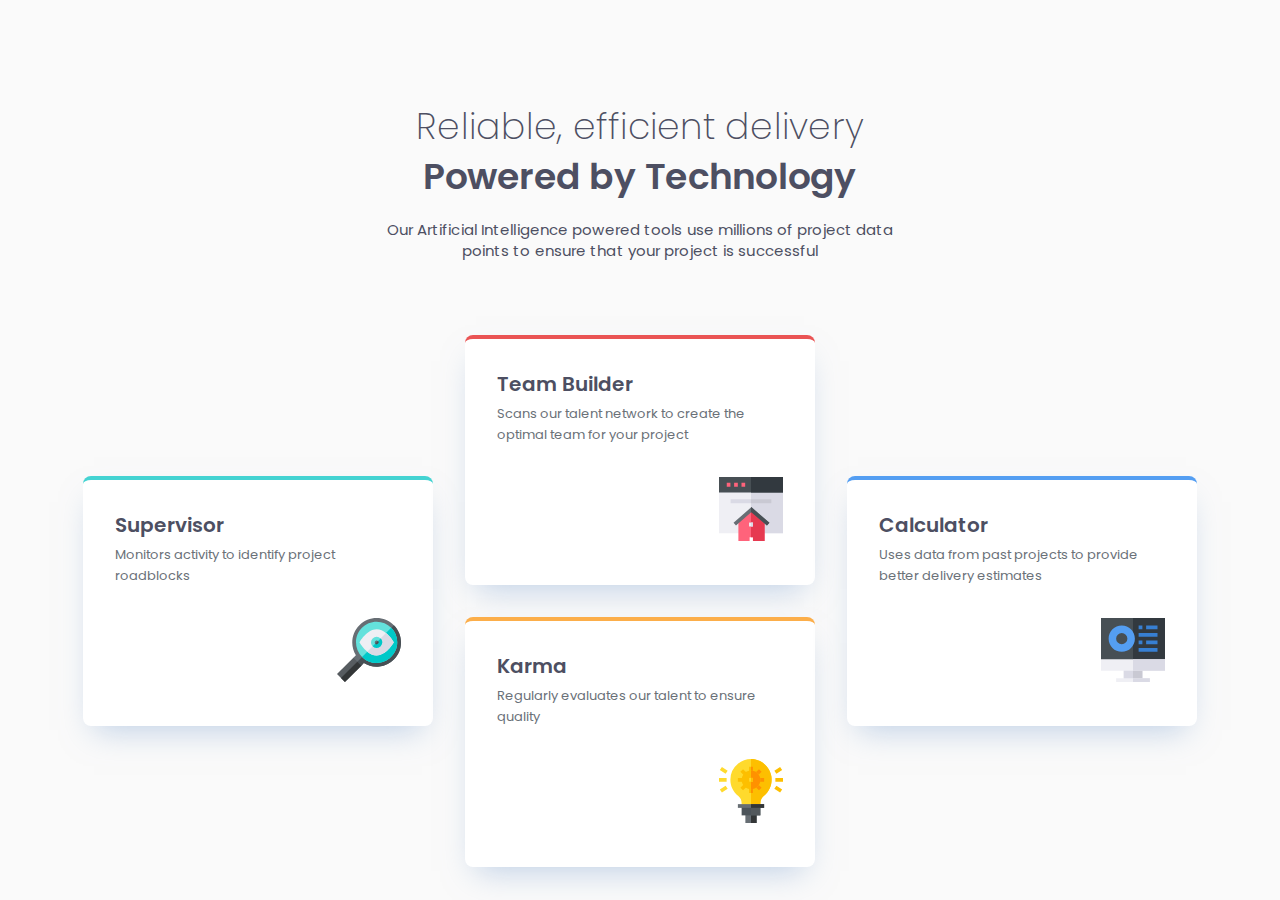
<file: html_css/6_fourCardFeatureSection/index.html>
<!DOCTYPE html>
<html lang="en">
<head>
  <meta charset="UTF-8">
  <meta name="viewport" content="width=device-width, initial-scale=1.0"> 

  <link rel="stylesheet" href="style.css">
  <link rel="icon" type="image/png" sizes="32x32" href="./images/favicon-32x32.png">
  
  <title>Frontend Mentor | Four card feature section</title>
</head>
<body>
    <div class="title_wrapper">
      <div class="title">
        <h2 class="text-preset-2">Reliable, efficient delivery</h2>
        <h1 class="text-preset-1">Powered by Technology</h1>
      </div>
      <p class="text-preset-4">
        Our Artificial Intelligence powered tools use millions of project data points 
        to ensure that your project is successful
      </p>
    </div>

    <div class="content_wrapper">

      <div class="card_wrapper">
        <div class="card border-cyan">
          <div class="text">
            <h3 class="text-preset-3">Supervisor</h3>
            <p class="text-preset-5">Monitors activity to identify project roadblocks</p>
          </div>
          <img src="assets/images/icon-supervisor.svg" alt="">
        </div>
      </div>


      <div class="card_wrapper">
        <div class="card border-red">
          <div class="text">
            <h3 class="text-preset-3">Team Builder</h3>
            <p class="text-preset-5">Scans our talent network to create the optimal team for your project</p>
          </div>
          <img src="assets/images/icon-team-builder.svg" alt="">
        </div>
  
        <div class="card border-orange">
          <div class="text">
            <h3 class="text-preset-3">Karma</h3>
            <p class="text-preset-5">Regularly evaluates our talent to ensure quality</p>
          </div>
          <img src="assets/images/icon-karma.svg" alt="">
        </div>
      </div>

      <div class="card_wrapper">
        <div class="card border-blue">
          <div class="text">
            <h3 class="text-preset-3">Calculator</h3>
            <p class="text-preset-5">Uses data from past projects to provide better delivery estimates</p>
          </div>
          <img src="assets/images/icon-calculator.svg" alt="">
        </div>
      </div>

    </div>
</body>
</html>
</file>
<file: four_card/style.css>
:root {
    --grey-500: #4D4F62;
    --grey-400: #6A7178;
    --bg-white: #FAFAFA;
    --white:    #FFFFFF;
    --red:      #EA5454;
    --cyan:     #44D3D2;
    --blue:     #549EF2;
    --orange:   #FCAE4A;
    --shadow:   #83a6d280;
}

@font-face {
    font-family: "Poppins Bold";
    src: url(./assets/fonts/Poppins-SemiBold.ttf) format("truetype");
}
@font-face {
    font-family: "Poppins Extra Light";
    src: url(./assets/fonts/Poppins-ExtraLight.ttf) format("truetype");
}
@font-face {
    font-family: "Poppins Regular";
    src: url(./assets/fonts/Poppins-Regular.ttf) format("truetype");
}

.text-preset-1{
    font-family: "Poppins Bold";
    font-size: 36px;
    font-weight: 600;
    color: var(--grey-500);
    line-height: 140%;
    letter-spacing: 0.25px;
}
.text-preset-2{
    font-family: "Poppins Extra Light";
    font-size: 36px;
    font-weight: 200;
    color: var(--grey-500);
    line-height: 140%;
    letter-spacing: 0.25px;
}
.text-preset-3{
    font-family: "Poppins Bold";
    font-size: 20px;
    font-weight: 600;
    color: var(--grey-500);
    line-height: 135%;
    letter-spacing: 0;
}
.text-preset-4{
    font-family: "Poppins Regular";
    font-size: 15px;
    font-weight: 400;
    color: var(--grey-500);
    line-height: 140%;
    letter-spacing: 0;
}
.text-preset-5{
    font-family: "Poppins Regular";
    font-size: 13px;
    font-weight: 200;
    color: var(--grey-400);
    line-height: 160%;
    letter-spacing: 0;
}

h1, h2, h3, p{
    margin: 0;
}

.border-blue{
    border-top: 4px solid var(--blue);
}

.border-orange{
    border-top: 4px solid var(--orange);
}

.border-red{
    border-top: 4px solid var(--red);
}

.border-cyan{
    border-top: 4px solid var(--cyan);
}

@media screen and (max-width: 375px){
    .content_wrapper{
        flex-direction: column;
        gap: 32px 0;
    }
    .card_wrapper{
        flex-direction: column;
        gap: 32px 0;
    }
}

@media screen and (min-width: 376px) and (max-width: 768px){
    .content_wrapper{
        flex-direction: column;
        gap: 32px 0;
    }
    .card_wrapper{
        flex-direction: row;
        gap: 0 32px;
    }
}

@media screen and (min-width: 769px){
    .content_wrapper{
        flex-direction: row;
        gap: 0 32px;
    }

    .card_wrapper{
        flex-direction: column;
        gap: 32px 0;
    }
}

body{
    height: 100vh;
    width: 100vw;
    margin: 0;
    background-color: var(--bg-white);
    display: flex;
    flex-direction: column;
    justify-content: center;
    align-items: center;
    gap: 74px 0;
}

.title_wrapper{
    display: flex;
    flex-direction: column;
    justify-content: start;
    align-items: center;
    gap: 16px 0;
}

.text{
    display: flex;
    flex-direction: column;
    gap: 6px 0;
}

.content_wrapper{
    display: flex;
    justify-content: center;
    align-items: center;
    flex-wrap: wrap;
}

.card_wrapper{
    display: flex;
    justify-content: center;
    align-items: center;
    flex-wrap: wrap;
}

.card{
    display: flex;
    flex-direction: column;
    align-items: end;
    gap: 32px;
    box-sizing: border-box;
    width: 350px;
    height: 250px;
    box-shadow: 0 15px 30px -11px var(--shadow);
    background-color: var(--white);
    padding: 32px;
    border-radius: 8px;
}

img{
    width: 64px;
    height: 64px;
}
</file>
<file: grid_cards/style.css>
@font-face {
    font-family: "Barlow";
    src: url(assets/fonts/BarlowSemiCondensed-SemiBold.ttf);
    font-weight: 600;
}

@font-face {
    font-family: "Barlow";
    src: url(assets/fonts/BarlowSemiCondensed-Medium.ttf);
    font-weight: 500;
}

:root{
    --black:     hsl(0, 0%, 7%);
    --dark-blue: hsl(219, 29%, 14%);
    --white:     hsl(0, 0%, 100%);
    --grey-100:  hsl(214, 17%, 92%);
    --grey-200:  hsl(0, 0%, 81%);
    --grey-400:  hsl(224, 10%, 45%);
    --grey-500:  hsl(217, 19%, 35%);
    --purple-50: hsl(260, 100%, 95%);
    --purple-300:hsl(264, 82%, 80%);
    --purple-500:hsl(263, 55%, 52%);
    --shadow:    hsla(217, 19%, 35%, 0.247);

    --text-preset-1: 600 20px/120% "Barlow";
    --text-preset-2: 500 13px/110% "Barlow";
    --text-preset-3: 500 13px/140% "Barlow";
    --text-preset-4: 500 11px/110% "Barlow";

    --text-light: white;
    --text-dark:  black;
    --avatar-border: rgba(0, 0, 0, 0);
}

.title{
    font: var(--text-preset-1);
    letter-spacing: 0;
    color: var(--text-light);
    z-index: 2;
}
.name{
    font: var(--text-preset-2);
    letter-spacing: 0;
    color: var(--text-light);
}
.quotation{
    font: var(--text-preset-3);
    letter-spacing: 0;
    color: var(--text-dark);
}
.status{
    font: var(--text-preset-4);
    letter-spacing: 0;
    color: var(--text-dark);
}

.purple{
    background-color: var(--purple-500);
    --text-light: var(--white);
    --text-dark:  var(--purple-50);
    --avatar-border: rgba(167, 117, 241, 1);
}
.grey{
    background-color: var(--grey-500);
    --text-light: var(--white);
    --text-dark:  var(--grey-100);
}
.white{
    background-color: var(--white);
    --text-light: var(--grey-500);
    --text-dark:  var(--grey-400);
}
.dark_blue{
    background-color: var(--dark-blue);
    --text-light: var(--grey-200);
    --text-dark:  var(--grey-100);
    --avatar-border: var(--purple-500);
}


@media screen and (max-width: 375px){
    .grid{
        grid-template-columns: 1fr;
        width: 307px;
        row-gap: 32px;
    }
    .svg{
        display: none;
    }
    
}

@media screen and (min-width: 376px) and (max-width: 768px){
    .grid{
        grid-template-columns: repeat(2, 1fr);
        width: 647px;
        row-gap: 32px;
        column-gap: 32px;
    }
    .child.purple{
        grid-column: 1/3;
        grid-row:    1/2;
    }
    .child.grey{
        grid-column: 1/2;
        grid-row:    2/3;
    }
    .child.short.white{
        grid-column: 2/3;
        grid-row:    2/3;
    }
    .child.dark_blue{
        grid-column: 1/3;
        grid-row:    3/4;
    }
    .child.long.white{
        grid-column: 1/3;
        grid-row:    4/5;
    }
    .svg{
        display: block;
        right: 26%;
    }
}

@media screen and (min-width: 769px){
    .grid{
        grid-template-columns: repeat(4, 1fr);
        width: 1114px;
        row-gap: 24px;
        column-gap: 32px;

    }
    .child.purple{
        grid-column: 1/3;
        grid-row:    1/2;
    }
    .child.grey{
        grid-column: 3/4;
        grid-row:    1/2;
    }
    .child.short.white{
        grid-column: 1/2;
        grid-row:    2/3;
    }
    .child.dark_blue{
        grid-column: 2/4;
        grid-row:    2/3;
    }
    .child.long.white{
        grid-column: 4/5;
        grid-row:    1/3;
    }
    .svg{
        display: block;
        right: 11%;
    }
}

body{
    width: 100vw;
    min-height: 100vh;
    margin: 0;
    background-color: rgba(246, 245, 246, 1);
    display: flex;
    justify-content: center;
    align-items: center;
}

.grid{
    display: grid;
    max-width: 84.24%;
    min-width: 77.36%;
    padding: 32px 0 32px 0;
}

.child{
    position: relative;
    box-sizing: border-box;
    display: flex;
    flex-direction: column;
    justify-content: flex-start;
    align-items: flex-start;
    padding: 32px;
    gap: 16px;
    border-radius: 8px;
    box-shadow: 40px 60px 50px 0 var(--shadow);
}

.avatar{
    width: 28px;
    height: 28px;
    border-radius: 100%;
    border: 2px solid var(--avatar-border);
}

.profile{
    display: flex;
    flex-direction: row;
    justify-content: flex-start;
    align-items: center;
    gap: 0 16px;
}

.info{
    display: flex;
    flex-direction: column;
    gap: 4px 0;
    box-sizing: border-box;
}

.svg{
    position: absolute;
    top: 0;
    z-index: 1;
}
</file>
<file: meet-landing-page/style.css>
@font-face{
    font-family: "Red Hat";
    src: url(assets/font/RedHatDisplay-VariableFont_wght.ttf);
}

:root{
    --white:        #FAFAFA;
    --blue-300:     #8FE3F9;
    --blue-600:     #4D96A9;
    --blue-hover:   #71C0D4;
    --purple-300:   #D9B8FF;
    --purple-600:   #855FB1;
    --purple-hover: #B18BDD;
    --grey-300:     #D1D1DF;
    --grey-600:     #87879D;
    --grey-900:     #28283D;

}

@media screen and (max-width: 375px){
    *{
        --text-preset-1: 900 4rem/  110% "Red Hat";
        --text-preset-2: 900 3.2rem/110% "Red Hat";
        --text-preset-3: 900 1.2rem/110% "Red Hat";
        --text-preset-4: 500 1.6rem/150% "Red Hat";
        --text-preset-5: 900 1.6rem/150% "Red Hat";
        --left:          3.2rem;
        --right:         3.2rem;
        --row-gap:       1.6rem;
        --column-gap:    1.6rem;
    }
    .logo{
        --top:           4.8rem;
        --bottom:        0;
    }
    header{
        --top:           6.4rem;
        --bottom:        3.2rem;
        padding:         var(--top) var(--right) var(--bottom) var(--left);
        grid-template-columns: repeat(2, 152.5px);
        row-gap:         4.8rem;
    }
    main{
        --top:           3.2rem;
        --bottom:        6.4rem;
    }
    footer{
        --top:           6.4rem;
        --bottom:        6.4rem;
        --row-gap:       2.4rem;
        height:          100%;
        flex-direction:  column;
        justify-content: center;
        align-items:     center;
        text-align:      center;
        background-image: 
            linear-gradient(to top, rgba(77, 151, 169, 0.9), rgb(77, 150, 169, 0.9)),
            url(assets/tablet/image-footer.jpg);
    }
    .conteiner{
        justify-items:   center;
        align-items:     center;
        max-width:       31.1rem;
    }
    .left_img{
        width:           208px;
        height:          160px;
        grid-column:     1/2;
        grid-row:        1/2;
        left:            -33px;
    }
    .right_img{
        width:           208px;
        height:          160px;
        grid-column:     2/3;
        grid-row:        1/2;
        right:           -39px;
    }
    .text_group{
        grid-column:     1/3;
        grid-row:        2/3;
        width:           100%;
    }
    header .text_group{
        --row-gap:       2.4rem;
    }
    main .text_group{
        --row-gap:       3.2rem;
    }
    .text_group h1{
        text-wrap:       balance;
    }
    .button_group{
        flex-flow:       column wrap;
    }
    .gallery{
        flex-wrap:       wrap;
    }
    .gallery img{
        height:          144px;
        width:           calc((100% - var(--column-gap)) / 2);
    }
}

@media screen and (min-width: 376px) and (max-width: 768px){
    *{
        --text-preset-1: 900 4.8rem/110% "Red Hat";
        --text-preset-2: 900 3.6rem/110% "Red Hat";
        --text-preset-3: 900 1.4rem/110% "Red Hat";
        --text-preset-4: 500 1.6rem/150% "Red Hat";
        --text-preset-5: 900 1.6rem/150% "Red Hat";
        --left:          3.2rem;
        --right:         3.2rem;
        --row-gap:       2.4rem;
        --column-gap:    2.4rem;
    }
    .logo{
        --top:           4.8rem;
        --bottom:        0;
    }
    header{
        --top:           6.4rem;
        --bottom:        6.4rem;
        padding:         var(--top) 0 var(--bottom) 0;
        grid-template-columns: repeat(2, 1fr);
        row-gap:         72px;
    }
    .left_img{
        grid-column:     1/2;
        grid-row:        1/2;
        left:            -26px;
    }
    .right_img{
        grid-column:     2/3;
        grid-row:        1/2;
        right:           -6px;
    }
    .text_group{
        grid-column:     1/3;
        grid-row:        2/3;
    }
    .text_group h1{
        text-wrap:       balance;
    }
    .button_group{
        flex-flow:       row wrap;
    }
    main{
        --top:           5.6rem;
        --bottom:        6.4rem;
    }
    footer{
        --top:           6.4rem;
        --bottom:        6.4rem;
        height:          320px;
        flex-direction:  column;
        justify-content: center;
        align-items:     center;
        text-align:      center;
        background-image: 
            linear-gradient(to top, rgba(77, 151, 169, 0.9), rgb(77, 150, 169, 0.9)),
            url(assets/tablet/image-footer.jpg);
    }
    .conteiner{
        justify-items:   center;
        align-items:     center;
        max-width:       50.4rem;
    }
    .gallery img{
        height:          160px;
        width:           calc((100% - 3 * var(--column-gap)) / 4);
    }
}

@media screen and (min-width: 769px){
    *{
        --text-preset-1: 900 6.4rem/110% "Red Hat";
        --text-preset-2: 900 4rem/  110% "Red Hat";
        --text-preset-3: 900 1.6rem/110% "Red Hat";
        --text-preset-4: 500 1.8rem/150% "Red Hat";
        --text-preset-5: 900 1.6rem/150% "Red Hat";
        --left:          8rem;
        --right:         8rem;
        --row-gap:       3.2rem;
        --column-gap:    3.2rem;
    }
    .logo{
        --top:           8rem;
        --bottom:        0;
    }
    header{
        --top:           6.4rem;
        --bottom:        6.4rem;
        padding:         var(--top) 0 var(--bottom) 0;
        grid-template-columns: repeat(3, 1fr);
        column-gap:      var(--column-gap);
        height:          48.8rem;
    }
    main{
        --top:           5.6rem;
        --bottom:        7.2rem;
    }
    footer{
        --top:           11.2rem;
        --left:          16rem;
        --right:         16rem;
        --bottom:        11.2rem;
        justify-content: center;
        align-items:     center;
        background-image: 
            linear-gradient(to top, rgba(77, 151, 169, 0.9), rgb(77, 150, 169, 0.9)),
            url(assets/desktop/image-footer.jpg);
    }
    .conteiner{
        grid-template-columns: 39.73% 31.7% 22.86%;
        justify-items:   flex-end;
        align-items:     flex-start;
    }
    .left_img{
        left:            -5.8rem;
    }
    .right_img{
        right:           -5.8rem;
    }
    .gallery img{
        height:          256px;
        width:           calc((100% - 3 * 32px) / 4);
    }
    .button_group{
        flex-flow:       row wrap;
    }
}




html{
    font-size:        62.5%;
}

body{
    width:            100vw;
    min-height:       100vh;
    margin:           0;
    display:          flex;
    flex-direction:   column;
    align-items:      center;
    background-color: var(--white);
}
.logo{
    width:            100%;
    padding:          var(--top) var(--right) var(--bottom) var(--left);
    box-sizing:       border-box;
    display:          flex;
    justify-content:  center;
    align-items:      flex-end;
}
header{
    width:            100%;
    box-sizing:       border-box;
    display:          grid;
    justify-items:    center;
    align-items:      center;
    overflow-x:       hidden;
    text-align:       center;
}
main{
    width:            100%;
    padding:          var(--top) var(--right) var(--bottom) var(--left);
    box-sizing:       border-box;
    display:          flex;
    flex-direction:   column;
    justify-content:  center;
    align-items:      center;
    gap:              6.4rem 0;
}
.arrow_2{
    height:           calc(136px - 28px);
    z-index:          2;
}
footer{
    width:            100vw;
    padding:          var(--top) var(--right) var(--bottom) var(--left);
    box-sizing:       border-box;
    display:          flex;
    gap:              var(--row-gap) var(--column-gap);
    z-index:          1;
}
.conteiner{
    display:          grid;
    gap:              var(--row-gap) var(--column-gap);
}
.left_img{
    position:         relative;
    align-self:       flex-start;
}
.right_img{
    position:         relative;
    align-self:       flex-end;
}
.text_group{
    display:          flex;
    flex-flow:        column nowrap;
    justify-content:  center;
    align-items:      center;
    gap:              var(--row-gap) 0;
    text-align:       center;
}
header .text_group{
    max-width:        44.83rem;
}
main .text_group{
    max-width:        54.4rem;
}
.title{
    max-width:        44.5rem;
    display:          flex;
    flex-flow:        column nowrap;
    gap:              1.6rem 0;
}
.button_group{
    display:          flex;
    justify-content:  center;
    align-items:      center;
    gap:              1.6rem 1.7rem;
}
.gallery{
    /* width:            100%; */
    box-sizing:       border-box;
    display:          flex;
    flex-flow:        row wrap;
    justify-content:  center;
    align-items:      center;
    gap:              var(--row-gap) var(--column-gap);
}
.gallery img{
    border-radius:    8px;
    object-fit:       cover;
}
/* ------------------------------------------- */
h1{
    font:             var(--text-preset-1);
    color:            var(--grey-900);
    margin:           0;
}
h2{
    font:             var(--text-preset-2);
    margin:           0;
}
main h2{
    color:            var(--grey-900);
}
footer h2{
    color:            var(--white);
}
.description{
    font:             var(--text-preset-4);
    color:            var(--grey-600);
}
footer .description{
    color:            var(--white);
}
.blue_text{
    font:             var(--text-preset-3);
    color:            var(--blue-600);
    text-transform:   uppercase;
    letter-spacing:   4px;
}
.button{
    padding:          16px 40px 16px 40px;
    border-radius:    29px;
    font:             var(--text-preset-5);
    color:            var(--white);
    text-wrap:        nowrap;
    width:            fit-content;
}
.blue.button{
    background-color: var(--blue-600);
}
.blue.button:hover{
    background-color: var(--blue-hover);
}
.purple.button{
    background-color: var(--purple-600);
}
.purple.button:hover{
    background-color: var(--purple-hover);
}
</file>
<file: html_css/6_fourCardFeatureSection/style.css>
:root {
    --grey-500: #4D4F62;
    --grey-400: #6A7178;
    --bg-white: #FAFAFA;
    --white:    #FFFFFF;
    --red:      #EA5454;
    --cyan:     #44D3D2;
    --blue:     #549EF2;
    --orange:   #FCAE4A;
    --shadow:   #83a6d280;
}

@font-face {
    font-family: "Poppins Bold";
    src: url(./assets/fonts/Poppins-SemiBold.ttf) format("truetype");
}
@font-face {
    font-family: "Poppins Extra Light";
    src: url(./assets/fonts/Poppins-ExtraLight.ttf) format("truetype");
}
@font-face {
    font-family: "Poppins Regular";
    src: url(./assets/fonts/Poppins-Regular.ttf) format("truetype");
}

.text-preset-1{
    font-family: "Poppins Bold";
    font-weight: 600;
    color: var(--grey-500);
    line-height: 140%;
    letter-spacing: 0.25px;
}
.text-preset-2{
    font-family: "Poppins Extra Light";
    font-weight: 200;
    color: var(--grey-500);
    line-height: 140%;
    letter-spacing: 0.25px;
}
.text-preset-3{
    font-family: "Poppins Bold";
    font-size: 20px;
    font-weight: 600;
    color: var(--grey-500);
    line-height: 135%;
    letter-spacing: 0;
}
.text-preset-4{
    font-family: "Poppins Regular";
    font-size: 15px;
    font-weight: 400;
    color: var(--grey-500);
    line-height: 140%;
    letter-spacing: 0.1px;
}
.text-preset-5{
    font-family: "Poppins Regular";
    font-size: 13px;
    font-weight: 200;
    color: var(--grey-400);
    line-height: 160%;
    letter-spacing: 0;
}

h1, h2, h3, p{
    margin: 0;
}

.border-blue{
    border-top: 4px solid var(--blue);
}

.border-orange{
    border-top: 4px solid var(--orange);
}

.border-red{
    border-top: 4px solid var(--red);
}

.border-cyan{
    border-top: 4px solid var(--cyan);
}

@media screen and (max-width: 375px){
    .text-preset-1{
        font-family: "Poppins Regular";
        font-size: 15px;
        font-weight: 400;
        color: var(--grey-500);
        line-height: 140%;
        letter-spacing: 0.1px;
    }
    .text-preset-2{
        font-size: 24px;
    }
    .content_wrapper{
        flex-direction: column;
        gap: 32px 0;
    }
    .card_wrapper{
        flex-direction: column;
        gap: 32px 0;
    }
    body{
        margin: 56px 30px 46px 30px;
    }
}

@media screen and (min-width: 376px) and (max-width: 768px){
    .text-preset-1, .text-preset-2{
        font-size: 36px;
    }
    .content_wrapper{
        flex-direction: column;
        gap: 32px 0;
        margin: 0 50px 0 50px;  
    }
    .card_wrapper{
        flex-direction: row;
        gap: 0 32px;
        width: 100%;
    }
    .card{
        max-width: 314px;
        width: calc(100%/2);
    }
    body{
        margin: 80px 0 0 0;
    }
}

@media screen and (min-width: 769px){
    .text-preset-1, .text-preset-2{
        font-size: 36px;
    }
    .content_wrapper{
        flex-direction: row;
        gap: 0 32px;
        margin: 0 50px 0 50px;
    }

    .card_wrapper{
        flex-direction: column;
        gap: 32px 0;
        max-width: 350px;
        width: 33.3%;
    }

    body{
        margin: 102px 0 0 0;
    }
}

html{
    height: 100vh;
    width: 100vw;
}

body{
    background-color: var(--bg-white);
    display: flex;
    flex-direction: column;
    justify-content: flex-start;
    align-items: center;
    gap: 74px 0;
}

.title_wrapper{
    display: flex;
    flex-direction: column;
    justify-content: start;
    align-items: center;
    gap: 16px 0;
    max-width: 540px;
    text-align: center;
}

.text{
    display: flex;
    flex-direction: column;
    gap: 6px 0;
}

.content_wrapper{
    display: flex;
    justify-content: center;
    align-items: center;
    min-width: 80%;
    box-sizing: border-box;
}

.card_wrapper{
    height: 100%;

    display: flex;
    justify-content: center;
    align-items: center;
    

}

.card{
    display: flex;
    flex-direction: column;
    align-items: end;
    
    gap: 32px;
    box-sizing: border-box;
    
    height: 250px;
    box-shadow: 0 15px 30px -11px var(--shadow);
    background-color: var(--white);
    padding: 32px;
    border-radius: 8px;
}

img{
    width: 64px;
    height: 64px;
}
</file>
